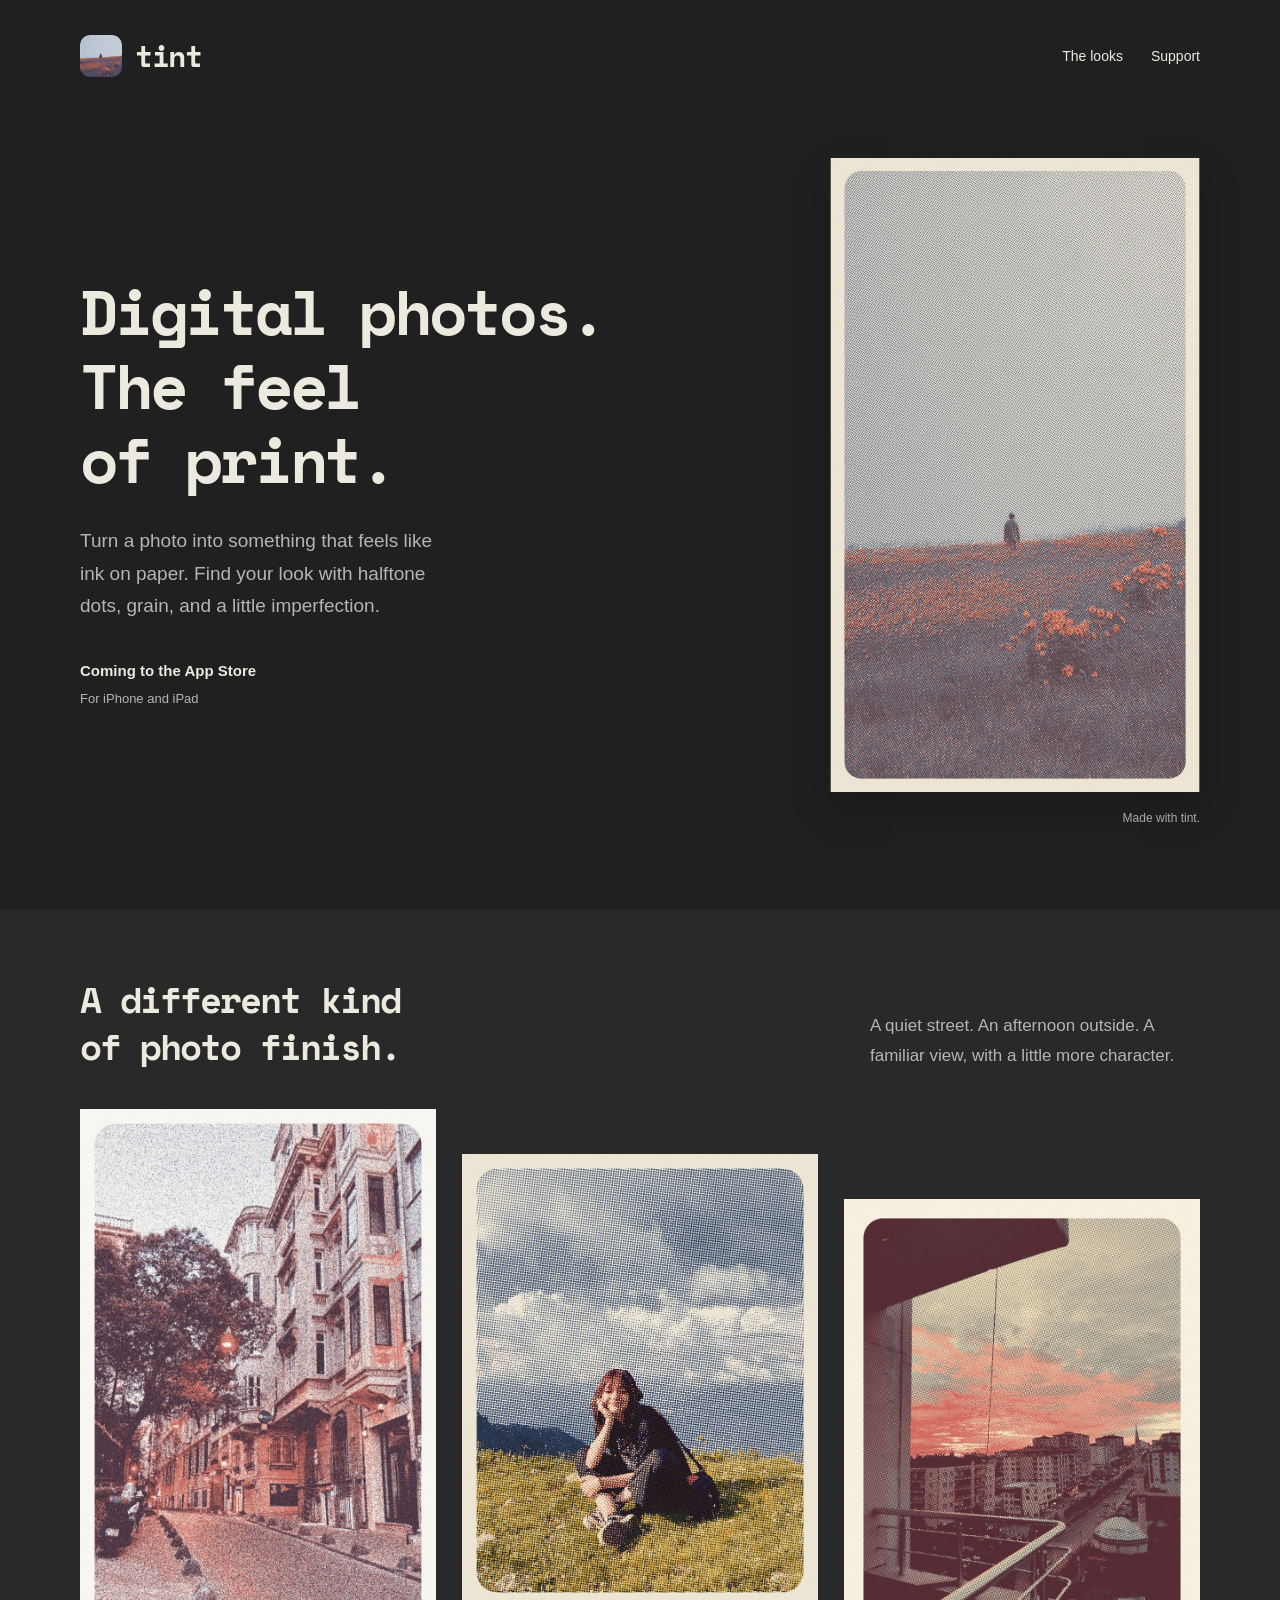
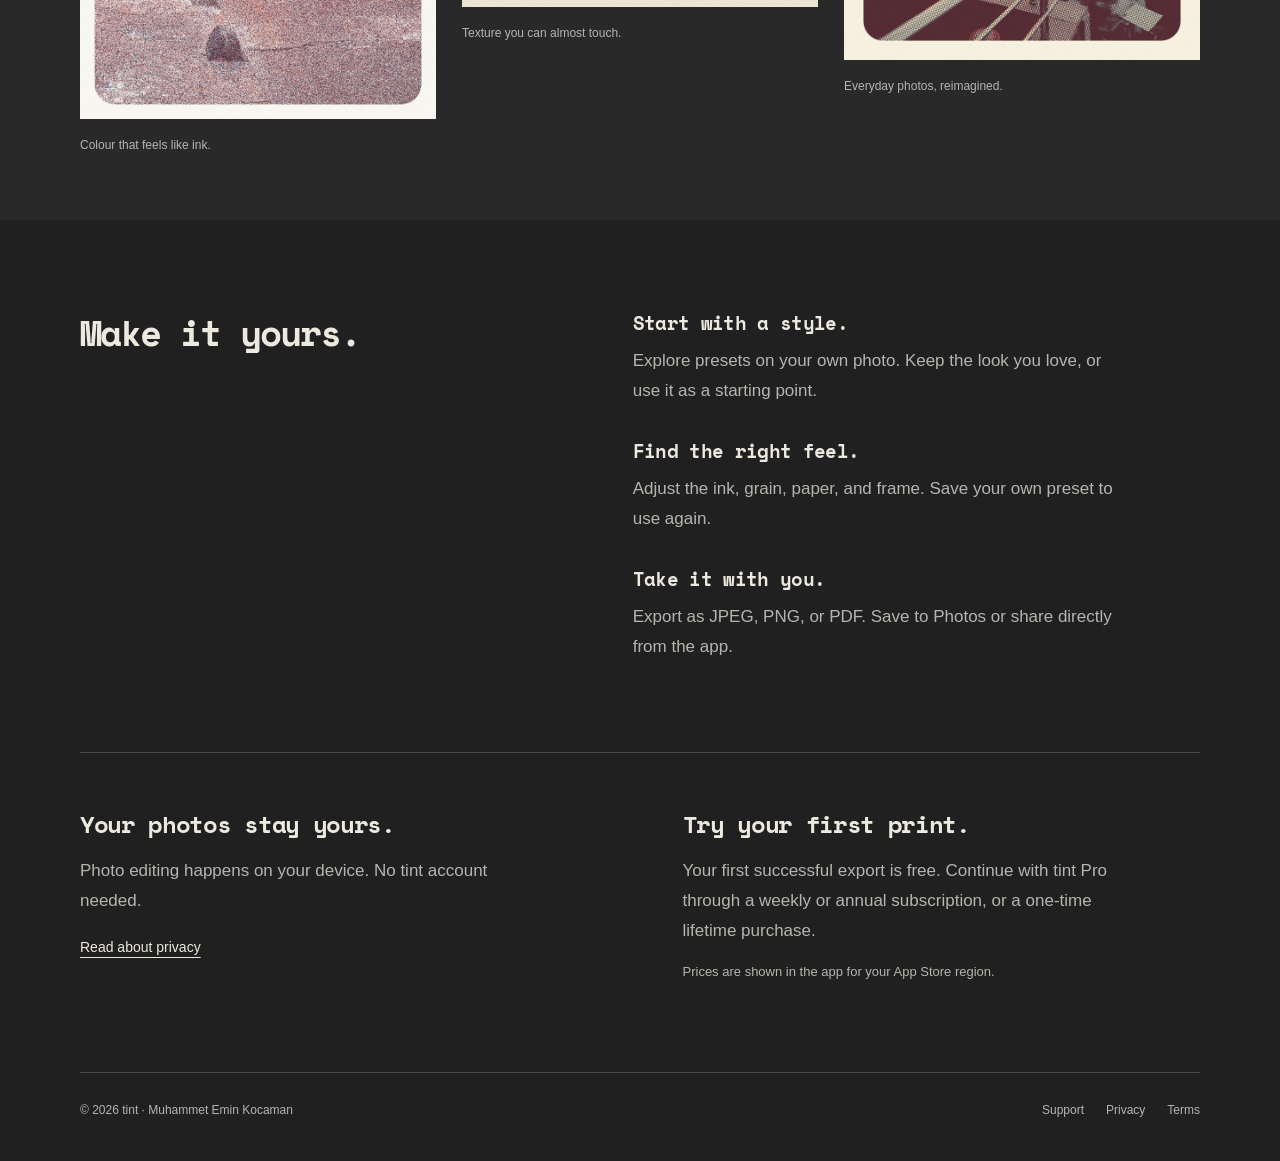
<file: index.html>
<!doctype html>
<html lang="en">
<head>
  <meta charset="utf-8">
  <meta name="viewport" content="width=device-width, initial-scale=1">
  <meta name="theme-color" content="#202020">
  <title>tint — Digital photos, the feel of print.</title>
  <meta name="description" content="Give your photos the feel of ink on paper. Explore halftone, grain, paper textures and custom frames with tint for iPhone and iPad.">
  <meta property="og:title" content="tint — Digital photos, the feel of print.">
  <meta property="og:description" content="Ink, grain, and paper texture. A photo editor for people who love print.">
  <meta property="og:type" content="website">
  <link rel="icon" href="assets/icon.png" type="image/png">
  <link rel="stylesheet" href="style.css">
</head>
<body>
  <a class="skip" href="#main">Skip to content</a>
  <header class="site-header wrap">
    <a class="brand" href="./" aria-label="tint home"><img src="assets/icon.png" width="42" height="42" alt=""><span>tint</span></a>
    <nav aria-label="Main navigation"><a href="#looks">The looks</a><a href="support.html">Support</a></nav>
  </header>
  <main id="main">
    <section class="hero wrap" aria-labelledby="hero-title">
      <div class="hero-copy">
        <h1 id="hero-title">Digital photos.<br>The feel<br>of print.</h1>
        <p>Turn a photo into something that feels like ink on paper. Find your look with halftone dots, grain, and a little imperfection.</p>
        <div class="availability">Coming to the App Store<span>For iPhone and iPad</span></div>
      </div>
      <figure class="hero-art">
        <div class="print-crop"><img src="assets/editor-signal.png" width="1206" height="2622" fetchpriority="high" alt="A person in a field of coral flowers, rendered in blue halftone ink on pale paper."></div>
        <figcaption>Made with tint.</figcaption>
      </figure>
    </section>
    <section class="looks" id="looks" aria-labelledby="looks-title">
      <div class="wrap">
        <div class="section-intro"><h2 id="looks-title">A different kind<br>of photo finish.</h2><p>A quiet street. An afternoon outside. A familiar view, with a little more character.</p></div>
        <div class="gallery">
          <figure><img src="assets/city.jpg" width="600" height="900" loading="lazy" alt="A city street transformed into a textured print."><figcaption>Colour that feels like ink.</figcaption></figure>
          <figure><img src="assets/portrait.jpg" width="600" height="900" loading="lazy" alt="An outdoor portrait with a tactile printed finish."><figcaption>Texture you can almost touch.</figcaption></figure>
          <figure><img src="assets/balcony.jpg" width="600" height="900" loading="lazy" alt="A balcony scene finished with tint’s print effects."><figcaption>Everyday photos, reimagined.</figcaption></figure>
        </div>
      </div>
    </section>
    <section class="details wrap" aria-labelledby="details-title">
      <h2 id="details-title">Make it yours.</h2>
      <div class="detail-list">
        <article><h3>Start with a style.</h3><p>Explore presets on your own photo. Keep the look you love, or use it as a starting point.</p></article>
        <article><h3>Find the right feel.</h3><p>Adjust the ink, grain, paper, and frame. Save your own preset to use again.</p></article>
        <article><h3>Take it with you.</h3><p>Export as JPEG, PNG, or PDF. Save to Photos or share directly from the app.</p></article>
      </div>
    </section>
    <section class="closing wrap" aria-labelledby="privacy-title">
      <div><h2 id="privacy-title">Your photos stay yours.</h2><p>Photo editing happens on your device. No tint account needed.</p><a href="privacy.html">Read about privacy</a></div>
      <div><h2>Try your first print.</h2><p>Your first successful export is free. Continue with tint Pro through a weekly or annual subscription, or a one-time lifetime purchase.</p><p class="muted">Prices are shown in the app for your App Store region.</p></div>
    </section>
  </main>
  <footer class="site-footer wrap"><span>© 2026 tint · Muhammet Emin Kocaman</span><nav aria-label="Footer"><a href="support.html">Support</a><a href="privacy.html">Privacy</a><a href="terms.html">Terms</a></nav></footer>
</body>
</html>
</file>
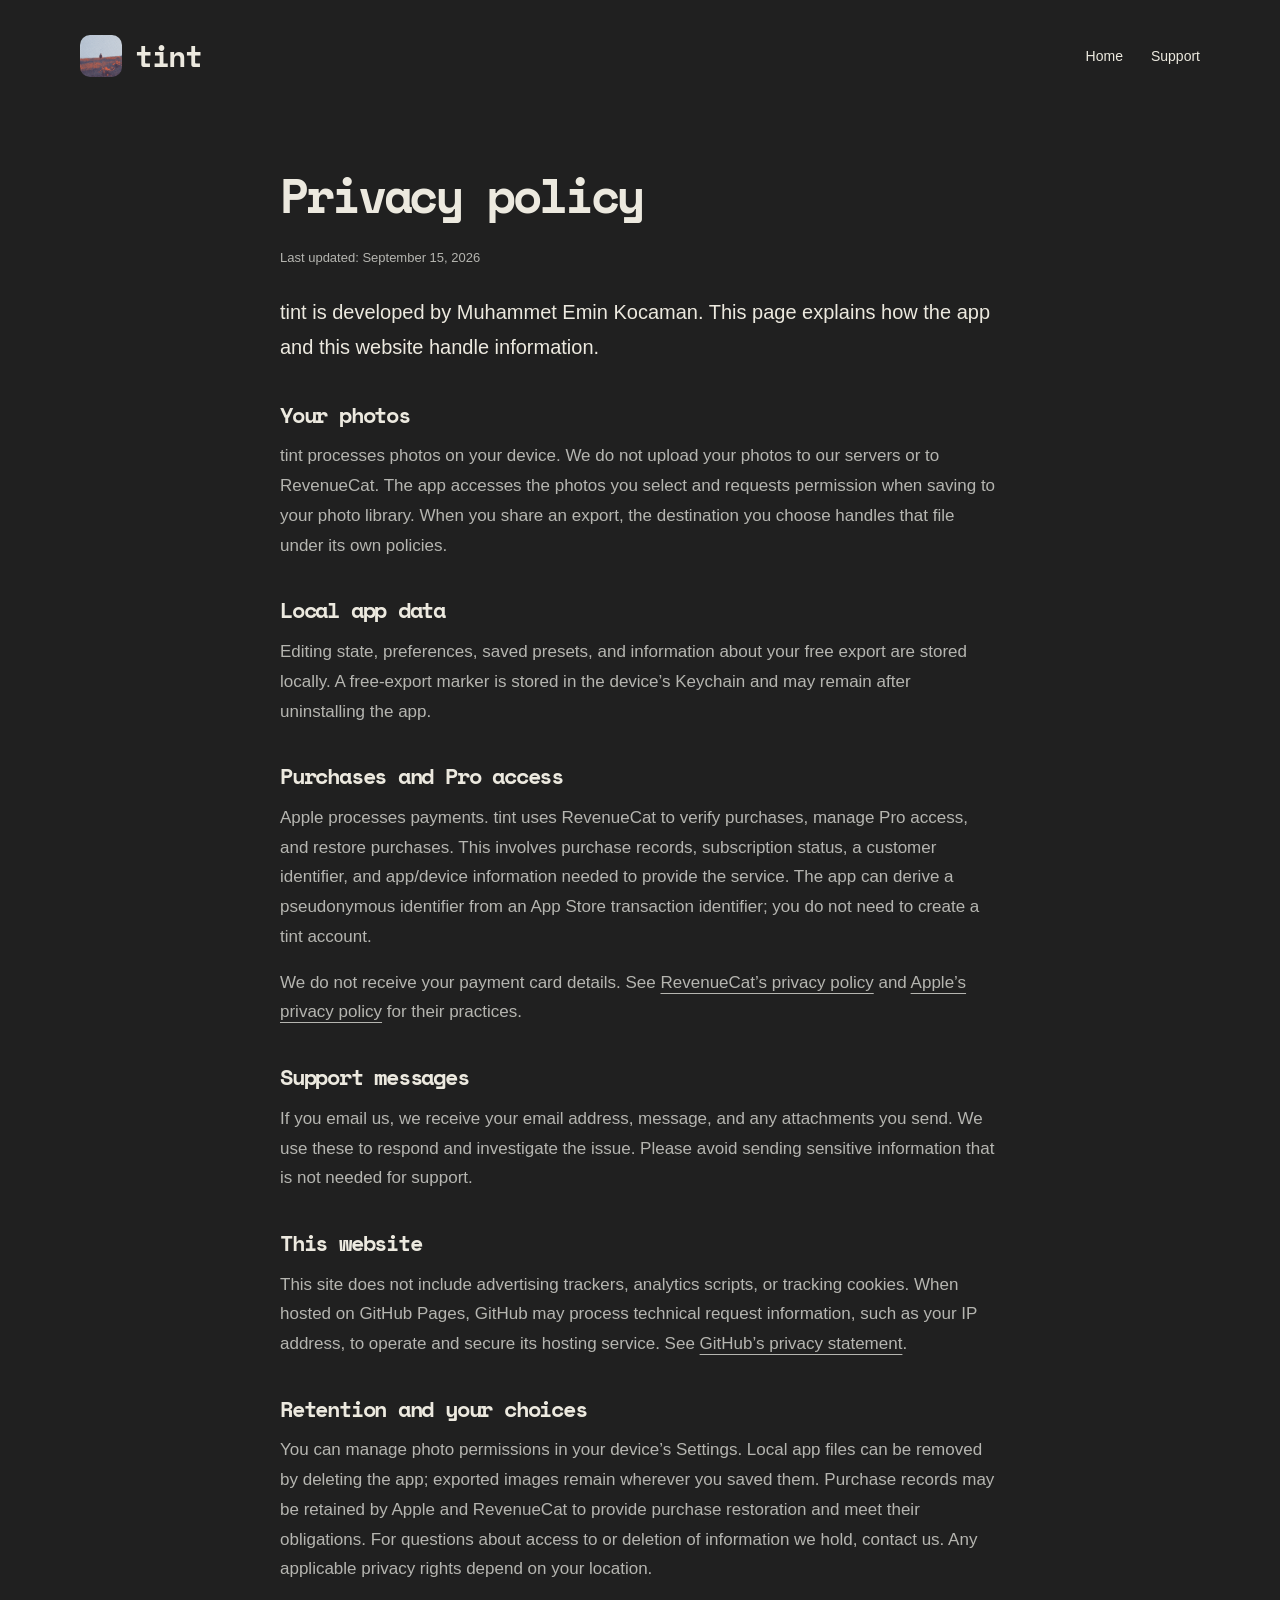
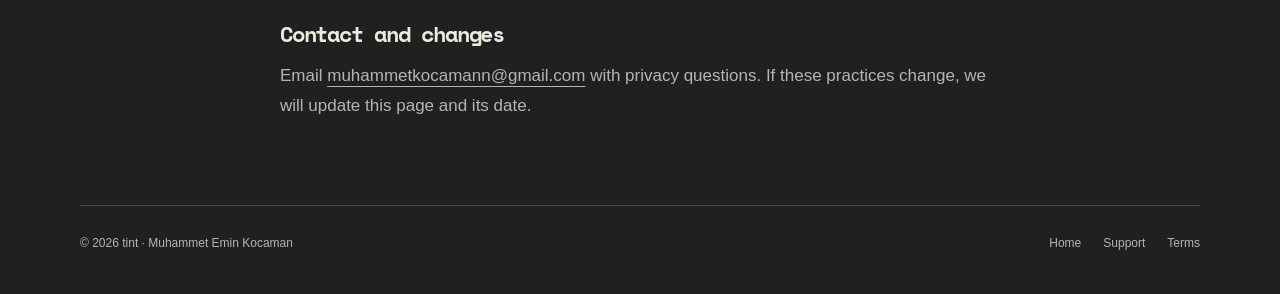
<file: privacy.html>
<!doctype html>
<html lang="en"><head><meta charset="utf-8"><meta name="viewport" content="width=device-width, initial-scale=1"><meta name="theme-color" content="#202020"><title>Privacy — tint</title><meta name="description" content="How tint handles photos, purchases and support information."><link rel="icon" href="assets/icon.png"><link rel="stylesheet" href="style.css"></head><body>
<a class="skip" href="#main">Skip to content</a><header class="site-header wrap"><a class="brand" href="./"><img src="assets/icon.png" width="42" height="42" alt=""><span>tint</span></a><nav aria-label="Main navigation"><a href="./">Home</a><a href="support.html">Support</a></nav></header>
<main class="document wrap" id="main"><h1>Privacy policy</h1><p class="date">Last updated: September 15, 2026</p><p class="intro">tint is developed by Muhammet Emin Kocaman. This page explains how the app and this website handle information.</p>
<h2>Your photos</h2><p>tint processes photos on your device. We do not upload your photos to our servers or to RevenueCat. The app accesses the photos you select and requests permission when saving to your photo library. When you share an export, the destination you choose handles that file under its own policies.</p>
<h2>Local app data</h2><p>Editing state, preferences, saved presets, and information about your free export are stored locally. A free-export marker is stored in the device’s Keychain and may remain after uninstalling the app.</p>
<h2>Purchases and Pro access</h2><p>Apple processes payments. tint uses RevenueCat to verify purchases, manage Pro access, and restore purchases. This involves purchase records, subscription status, a customer identifier, and app/device information needed to provide the service. The app can derive a pseudonymous identifier from an App Store transaction identifier; you do not need to create a tint account.</p><p>We do not receive your payment card details. See <a href="https://www.revenuecat.com/privacy/">RevenueCat’s privacy policy</a> and <a href="https://www.apple.com/legal/privacy/">Apple’s privacy policy</a> for their practices.</p>
<h2>Support messages</h2><p>If you email us, we receive your email address, message, and any attachments you send. We use these to respond and investigate the issue. Please avoid sending sensitive information that is not needed for support.</p>
<h2>This website</h2><p>This site does not include advertising trackers, analytics scripts, or tracking cookies. When hosted on GitHub Pages, GitHub may process technical request information, such as your IP address, to operate and secure its hosting service. See <a href="https://docs.github.com/en/site-policy/privacy-policies/github-general-privacy-statement">GitHub’s privacy statement</a>.</p>
<h2>Retention and your choices</h2><p>You can manage photo permissions in your device’s Settings. Local app files can be removed by deleting the app; exported images remain wherever you saved them. Purchase records may be retained by Apple and RevenueCat to provide purchase restoration and meet their obligations. For questions about access to or deletion of information we hold, contact us. Any applicable privacy rights depend on your location.</p>
<h2>Contact and changes</h2><p>Email <a href="mailto:muhammetkocamann@gmail.com">muhammetkocamann@gmail.com</a> with privacy questions. If these practices change, we will update this page and its date.</p>
</main><footer class="site-footer wrap"><span>© 2026 tint · Muhammet Emin Kocaman</span><nav aria-label="Footer"><a href="./">Home</a><a href="support.html">Support</a><a href="terms.html">Terms</a></nav></footer></body></html>
</file>
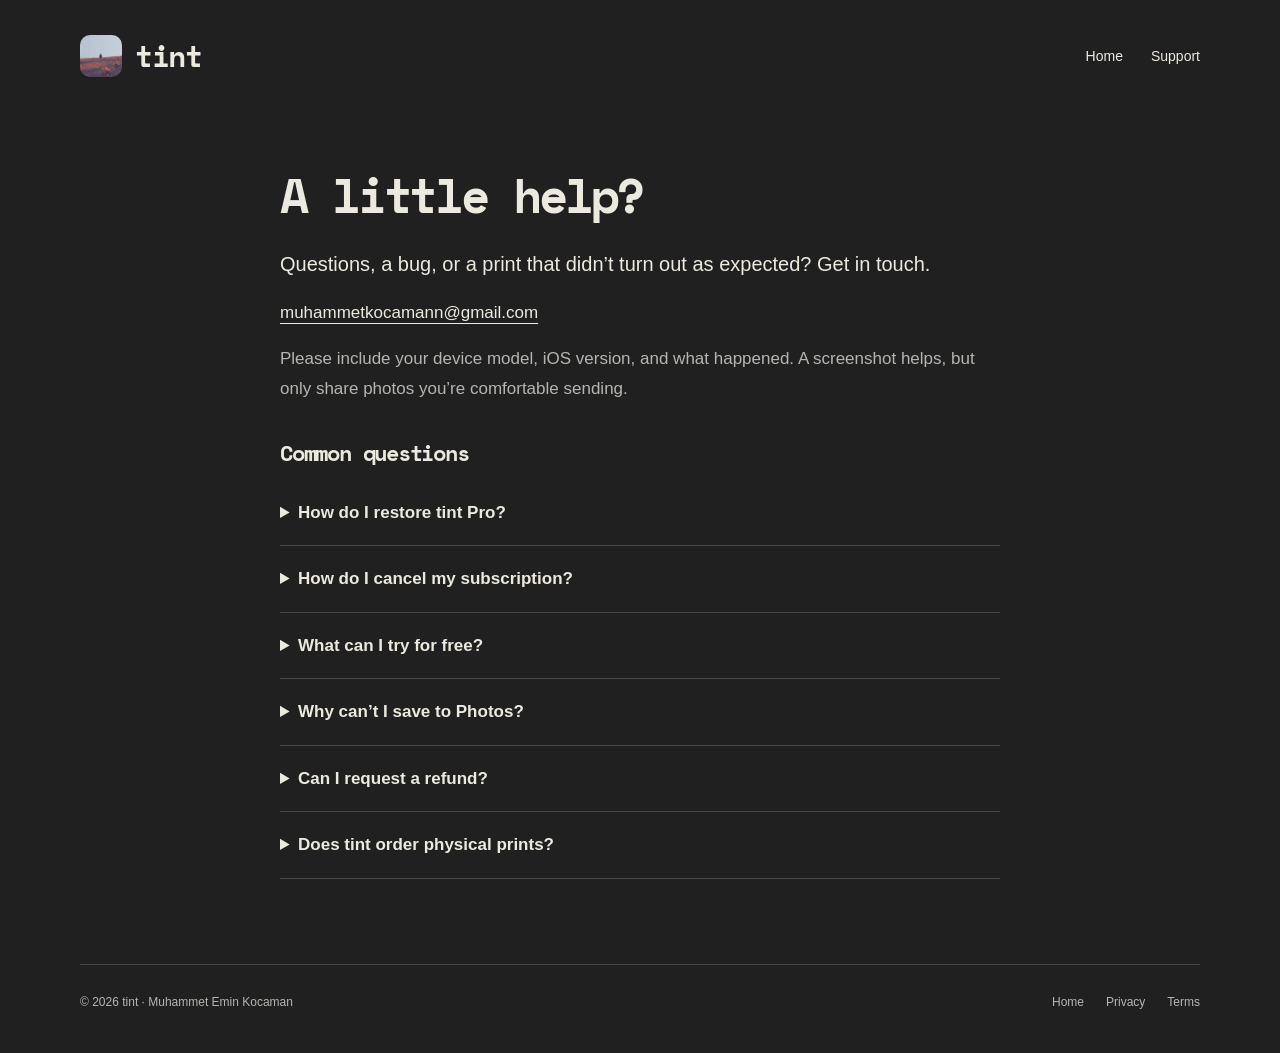
<file: support.html>
<!doctype html>
<html lang="en"><head><meta charset="utf-8"><meta name="viewport" content="width=device-width, initial-scale=1"><meta name="theme-color" content="#202020"><title>Support — tint</title><meta name="description" content="Get help with tint, photo exports, Pro access and restoring purchases."><link rel="icon" href="assets/icon.png"><link rel="stylesheet" href="style.css"></head>
<body><a class="skip" href="#main">Skip to content</a><header class="site-header wrap"><a class="brand" href="./"><img src="assets/icon.png" width="42" height="42" alt=""><span>tint</span></a><nav aria-label="Main navigation"><a href="./">Home</a><a href="support.html" aria-current="page">Support</a></nav></header>
<main class="document wrap" id="main"><h1>A little help?</h1><p class="intro">Questions, a bug, or a print that didn’t turn out as expected? Get in touch.</p><a class="contact" href="mailto:muhammetkocamann@gmail.com?subject=tint%20support">muhammetkocamann@gmail.com</a><p>Please include your device model, iOS version, and what happened. A screenshot helps, but only share photos you’re comfortable sending.</p>
<h2>Common questions</h2>
<details><summary>How do I restore tint Pro?</summary><p>Use the same Apple Account you used for the purchase, then open tint’s Settings or paywall and tap Restore Purchases. An internet connection is needed to check your purchase.</p></details>
<details><summary>How do I cancel my subscription?</summary><p>On your iPhone or iPad, open Settings, tap your name, then Subscriptions and select tint. Cancel there to stop future renewals. Deleting the app does not cancel a subscription. Lifetime is a one-time purchase and does not renew.</p></details>
<details><summary>What can I try for free?</summary><p>You can edit a photo and complete your first successful export for free. After that, importing a new photo or exporting again requires tint Pro.</p></details>
<details><summary>Why can’t I save to Photos?</summary><p>Check tint’s Photos permission in your device’s Settings and make sure you have enough free storage. You can also use the app’s share option to save your export elsewhere.</p></details>
<details><summary>Can I request a refund?</summary><p>Apple handles App Store payments and refund requests. Visit <a href="https://reportaproblem.apple.com/">Apple’s Report a Problem page</a> to request a refund.</p></details>
<details><summary>Does tint order physical prints?</summary><p>No. tint creates digital images with a printed look. You can export your result as JPEG, PNG, or PDF and use a printing service of your choice.</p></details>
</main><footer class="site-footer wrap"><span>© 2026 tint · Muhammet Emin Kocaman</span><nav aria-label="Footer"><a href="./">Home</a><a href="privacy.html">Privacy</a><a href="terms.html">Terms</a></nav></footer></body></html>
</file>
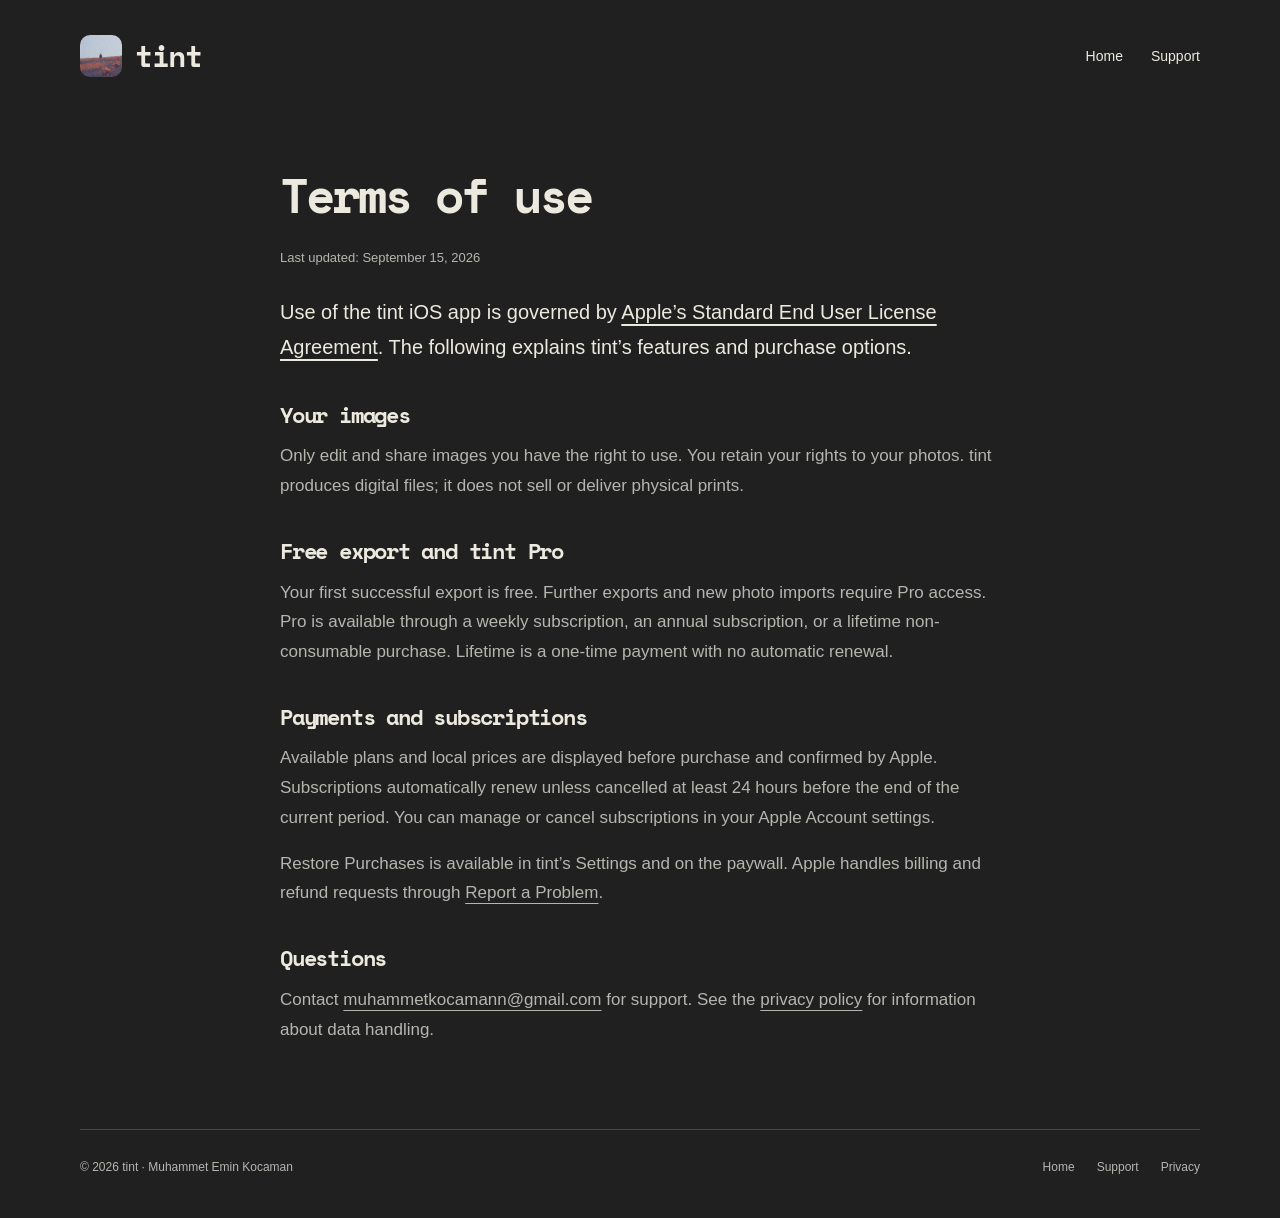
<file: terms.html>
<!doctype html>
<html lang="en"><head><meta charset="utf-8"><meta name="viewport" content="width=device-width, initial-scale=1"><meta name="theme-color" content="#202020"><title>Terms — tint</title><meta name="description" content="Terms of use and purchase information for tint."><link rel="icon" href="assets/icon.png"><link rel="stylesheet" href="style.css"></head><body>
<a class="skip" href="#main">Skip to content</a><header class="site-header wrap"><a class="brand" href="./"><img src="assets/icon.png" width="42" height="42" alt=""><span>tint</span></a><nav aria-label="Main navigation"><a href="./">Home</a><a href="support.html">Support</a></nav></header>
<main class="document wrap" id="main"><h1>Terms of use</h1><p class="date">Last updated: September 15, 2026</p><p class="intro">Use of the tint iOS app is governed by <a href="https://www.apple.com/legal/internet-services/itunes/dev/stdeula/">Apple’s Standard End User License Agreement</a>. The following explains tint’s features and purchase options.</p>
<h2>Your images</h2><p>Only edit and share images you have the right to use. You retain your rights to your photos. tint produces digital files; it does not sell or deliver physical prints.</p>
<h2>Free export and tint Pro</h2><p>Your first successful export is free. Further exports and new photo imports require Pro access. Pro is available through a weekly subscription, an annual subscription, or a lifetime non-consumable purchase. Lifetime is a one-time payment with no automatic renewal.</p>
<h2>Payments and subscriptions</h2><p>Available plans and local prices are displayed before purchase and confirmed by Apple. Subscriptions automatically renew unless cancelled at least 24 hours before the end of the current period. You can manage or cancel subscriptions in your Apple Account settings.</p><p>Restore Purchases is available in tint’s Settings and on the paywall. Apple handles billing and refund requests through <a href="https://reportaproblem.apple.com/">Report a Problem</a>.</p>
<h2>Questions</h2><p>Contact <a href="mailto:muhammetkocamann@gmail.com">muhammetkocamann@gmail.com</a> for support. See the <a href="privacy.html">privacy policy</a> for information about data handling.</p>
</main><footer class="site-footer wrap"><span>© 2026 tint · Muhammet Emin Kocaman</span><nav aria-label="Footer"><a href="./">Home</a><a href="support.html">Support</a><a href="privacy.html">Privacy</a></nav></footer></body></html>
</file>
<file: style.css>
@font-face{font-family:Space Mono;src:url('assets/SpaceMono-Regular.ttf') format('truetype');font-style:normal;font-weight:400;font-display:swap}
@font-face{font-family:Space Mono;src:url('assets/SpaceMono-Bold.ttf') format('truetype');font-style:normal;font-weight:700;font-display:swap}
:root{color-scheme:dark;--bg:#202020;--surface:#292929;--text:#ece9df;--muted:#b5b5b0;--line:#484848;--max:1120px}
*{box-sizing:border-box}
html{scroll-behavior:smooth;scroll-padding-top:28px}
body{margin:0;background:var(--bg);color:var(--text);font:17px/1.75 -apple-system,BlinkMacSystemFont,"Segoe UI",sans-serif;-webkit-font-smoothing:antialiased}
a{color:inherit;text-underline-offset:5px}
a:hover{color:#fff}
a:focus-visible,summary:focus-visible{outline:2px solid var(--text);outline-offset:6px;border-radius:2px}
img{display:block;max-width:100%;height:auto}
figure{margin:0}
h1,h2,h3,.brand{font-family:Space Mono,monospace}
h1,h2,h3,p{margin:0}
h1{font-size:clamp(40px,4.9vw,66px);letter-spacing:-.065em;line-height:1.18;font-weight:700}
h2{font-size:clamp(25px,3vw,36px);letter-spacing:-.055em;line-height:1.3}
h3{font-size:19px;letter-spacing:-.035em;line-height:1.4}
.wrap{width:min(var(--max),calc(100% - 96px));margin-inline:auto}
.skip{position:absolute;top:-100px;left:20px;background:var(--text);color:var(--bg);padding:8px 16px;z-index:10}
.skip:focus{top:12px;color:var(--bg)}
.site-header{display:flex;align-items:center;justify-content:space-between;padding-block:30px}
.brand{display:flex;align-items:center;gap:13px;text-decoration:none;font-size:30px;font-weight:700;letter-spacing:-1.5px}
.brand img{border-radius:10px;width:42px;height:42px}
nav{display:flex;gap:28px;font-size:14px}
nav a{text-decoration:none}
nav a:hover{text-decoration:underline}
.hero{display:grid;grid-template-columns:1.15fr 1fr;gap:80px;align-items:center;padding-block:45px 80px}
.hero-copy>p{color:var(--muted);max-width:370px;margin-top:28px;font-size:19px;line-height:1.7}
.availability{margin-top:36px;font-size:15px;font-weight:600}
.availability span{display:block;font-weight:400;color:var(--muted);font-size:13px;margin-top:4px}
.hero-art{width:100%;max-width:370px;justify-self:end}
.print-crop{aspect-ratio:1088/1866;position:relative;overflow:hidden;box-shadow:0 18px 40px #0003;background:#e7e2d2}
.print-crop img{position:absolute;max-width:none;width:110.846%;height:auto;left:-5.423%;top:-18.328%}
figcaption{font-size:12px;color:var(--muted);padding-top:16px}
.hero-art figcaption{text-align:right}
.looks{background:var(--surface);padding-block:68px 64px;scroll-margin-top:0}
.section-intro{display:flex;align-items:end;justify-content:space-between;gap:48px;margin-bottom:38px}
.section-intro>p{color:var(--muted);max-width:330px}
.gallery{display:grid;grid-template-columns:repeat(3,1fr);gap:26px;align-items:start}
.gallery img{width:100%;height:auto}
.gallery figure:nth-child(2){padding-top:45px}
.gallery figure:nth-child(3){padding-top:90px}
.details{display:grid;grid-template-columns:1fr 1.2fr;gap:80px;padding-block:90px}
.detail-list{display:grid;gap:32px}
.detail-list p{color:var(--muted);margin-top:10px;max-width:500px}
.closing{display:grid;grid-template-columns:1fr 1fr;gap:85px;border-top:1px solid var(--line);padding-block:56px 72px}
.closing h2{font-size:24px}
.closing p{color:var(--muted);margin-block:16px;max-width:440px}
.closing a{font-size:14px}
.closing .muted{font-size:13px}
.site-footer{border-top:1px solid var(--line);padding-block:27px 40px;display:flex;justify-content:space-between;gap:25px;font-size:12px;color:var(--muted)}
.site-footer nav{font-size:12px;gap:22px}
.document{max-width:720px;padding-block:54px 85px;min-height:65vh}
.document h1{font-size:clamp(35px,6vw,48px);margin-bottom:24px}
.document h2{font-size:22px;margin-top:36px;margin-bottom:12px}
.document p,.document li{color:var(--muted)}
.document p+p{margin-top:16px}
.document .intro{font-size:20px;color:var(--text)}
.document ul{padding-left:22px}
.document li+li{margin-top:8px}
.document .date{font-size:13px;margin-bottom:25px}
.contact{display:inline-block;margin-block:16px;overflow-wrap:anywhere}
details{border-bottom:1px solid var(--line);padding-block:20px}
summary{cursor:pointer;color:var(--text);font-weight:600;line-height:1.5}
details p{margin-top:14px}
@media(min-width:1500px){.hero{padding-block:65px 100px}}
@media(max-width:800px){.wrap{width:calc(100% - 48px)}.hero{gap:35px;padding-top:30px}.hero-copy>p{font-size:17px}.section-intro{gap:25px}.details{gap:40px}.closing{gap:38px}.site-footer{flex-wrap:wrap}}
@media(max-width:600px){.site-header{padding-block:22px}.brand{font-size:26px}.brand img{width:35px;height:35px;border-radius:8px}nav{gap:18px;font-size:13px}.hero{grid-template-columns:1fr;gap:36px;padding-block:30px 45px}.hero-copy>p{max-width:400px;margin-top:22px}.availability{margin-top:24px}.hero-art{justify-self:center;max-width:340px;width:90%}.section-intro{display:block;margin-bottom:28px}.section-intro p{margin-top:18px}.looks{padding-block:42px}.gallery{grid-template-columns:1fr 1fr;gap:16px}.gallery figure:nth-child(2){padding-top:35px}.gallery figure:nth-child(3){padding-top:0;width:70%;grid-column:1/-1;justify-self:center;margin-top:12px}.gallery figcaption{font-size:11px;line-height:1.6;padding-top:10px}.details{grid-template-columns:1fr;gap:30px;padding-block:48px}.closing{grid-template-columns:1fr;gap:30px;padding-block:38px 45px}.site-footer{padding-block:24px 32px;gap:15px}.document{padding-block:35px 60px}}
@media(prefers-reduced-motion:reduce){html{scroll-behavior:auto}}
</file>
